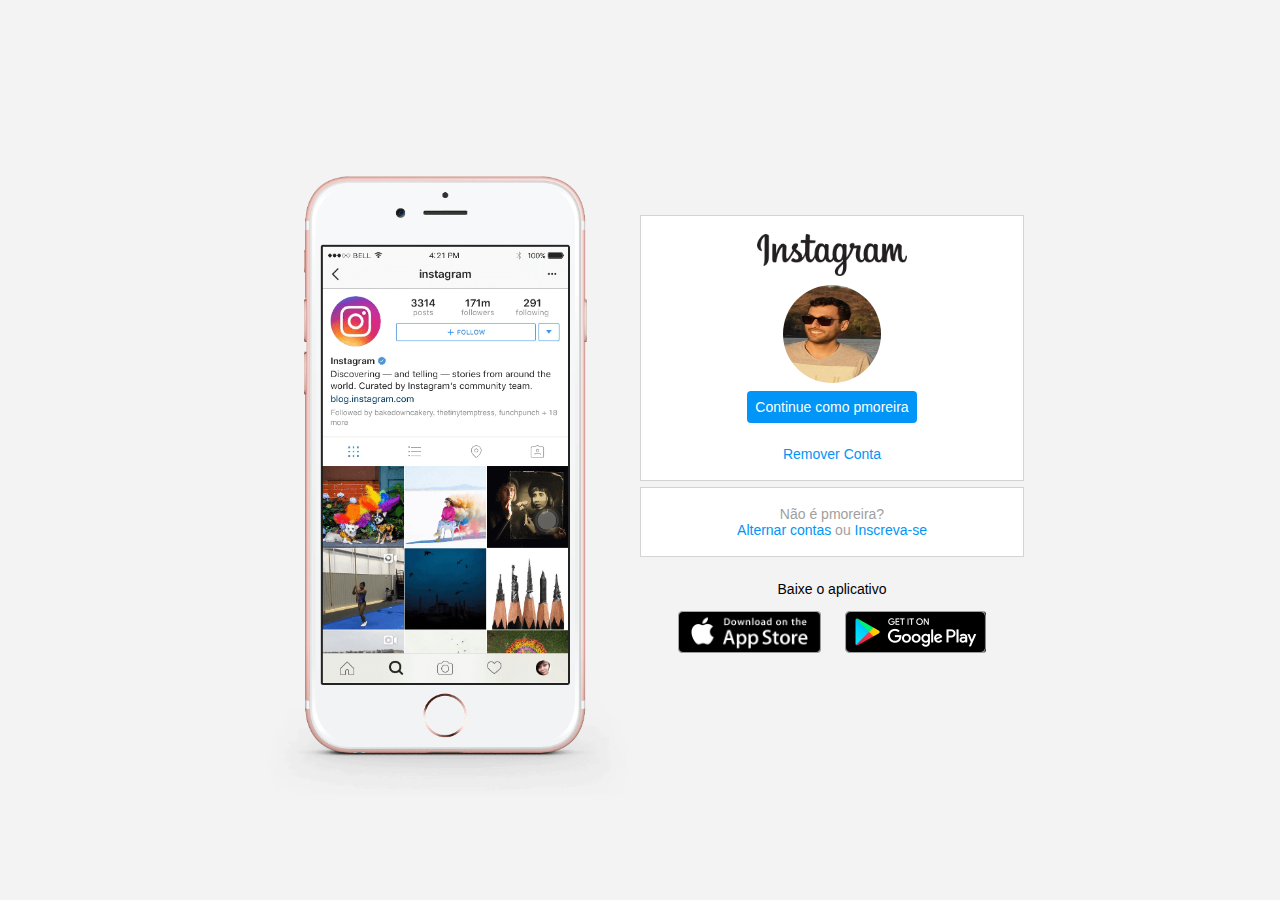
<file: projeto/Pagina do Instagram.html>
<!DOCTYPE html>
<html>
<head>
    <meta charset="utf-8">
    <link rel="stylesheet" href="style.css">
    <title>Instagram</title>
</head>
<body>
    <header class="instagram-geral">
        <header class="instagram-celular">
            <img src="instagram-celular.png" alt="celular instagram">
        </header>
        <header class="instagram-continue">
            <header class="group">
                <img src="instagram-logo.png" class="instagram-logonew" alt="logo instagram">
                <header class="instagram-perfil">
                    <img src="Foto.JPG" alt="Foto Perfil">
                </header>
                <a href="#" class="instagram-login">Continue como pmoreira</a>
                <a href="#" class="instagram-logout">Remover Conta</a>
            </header>
            <header class="group">
                <p class="not-account">Não é pmoreira?</p>
                <p class="not-account">
                    <span class="link-blue">Alternar contas</span>
                    ou
                    <span class="link-blue">Inscreva-se</span>
                </p>
            </header>
            <header class="get-the-app">
                <p class="get-app">Baixe o aplicativo</p>
                <header class="download">
                    <a href="#" class="app-download"><img src="apple-button.png" class="app-download" alt="botao apple"></a>
                    <a href="#" class="app-download"><img src="googleplay-button.png" class="app-download" alt="botao google"></a>
                </header>
            </header>
        </header>
    </header>
</body>
</html>
</file>
<file: projeto/style.css>
*{
    padding: 0;
    margin: 0;
    box-sizing: border-box;
    text-decoration: none;
    font-family: sans-serif;
    font-size: 14px;
}

body {
   
    width: 100%;
    min-height: 100vh;
    background-color: rgb(243, 243, 243);
    margin: auto;
    padding: 0%;
    display: flex;
    justify-content: center;
}

.instagram-geral {
display: flex;
align-items: center;
justify-content: start;
width: 60%;
height: 100vh;
}

.instagram-celular {
    display: flex;
    align-items: center;
    justify-content: center;
    width: 50%;
}

.instagram-celular img {
    height: 50rem;
}

.instagram-continue {
   display: flex;
   align-items: center;
   justify-content: space-around;
   flex-direction: column;
   width: 50%;
   min-height: 34rem;
}

.group {
    display: flex;
    justify-content: space-between;
    align-items: center;
    flex-direction: column;
    background-color: #ffffff;
    width: 100%;
    padding: 1.3rem 0;
    border: 1px solid lightgray;
}

.group:nth-child(1){
    min-height: 19rem;
}

.instagram-logonew {
    height: 3rem;
}

.instagram-perfil {
    display: flex;
    justify-content: center;
    align-items: center;
    border-radius: 50%;
    overflow: auto;
}

.instagram-perfil img {
    height: 7rem;
    width: 7rem;
}

.instagram-login {
    background-color: #0095f6;
    color: #ffffff;
    padding: 8px;
    border-radius: 4px;
    }

.instagram-logout {
    color: #0095f6;
    margin-top: 1rem;

}

.not-account{
    color: rgb(160, 160, 160);
}

.link-blue{
    color: #0095f6;
}

.get-the-app{
    display: flex;
    flex-direction: column;
    align-items: center;
    justify-content: center;
    width: 100%;
    padding: 1.3rem 0;
    }

.download {
    display: flex;
    width: 100%;
    justify-content: space-evenly;
    align-items: center;
    padding: 1rem;
}

.app-download {
    height: 3rem;
    width: 10 rem;
    background-size: cover;
    }

.app-download:nth-child(1) {
    background-image: url('./apple-button.png');
}

.app-download:nth-child(2) {
    background-image: url('./googleplay-button.png');
}

@media (max-width: 1024px) {
    .instagram-celular {
        width: 90%;
    }
}

@media (max-width: 650px) {
    body {
        background-color: #ffffff;
    }

    .instagram-celular {
        width: 90%;
    }

    .instagram-celular {
        display: none;
            }
    .instagram-continue {
        width: 100%;
    }
    .group {
        border: 1px solid transparent;
    }
}
</file>
